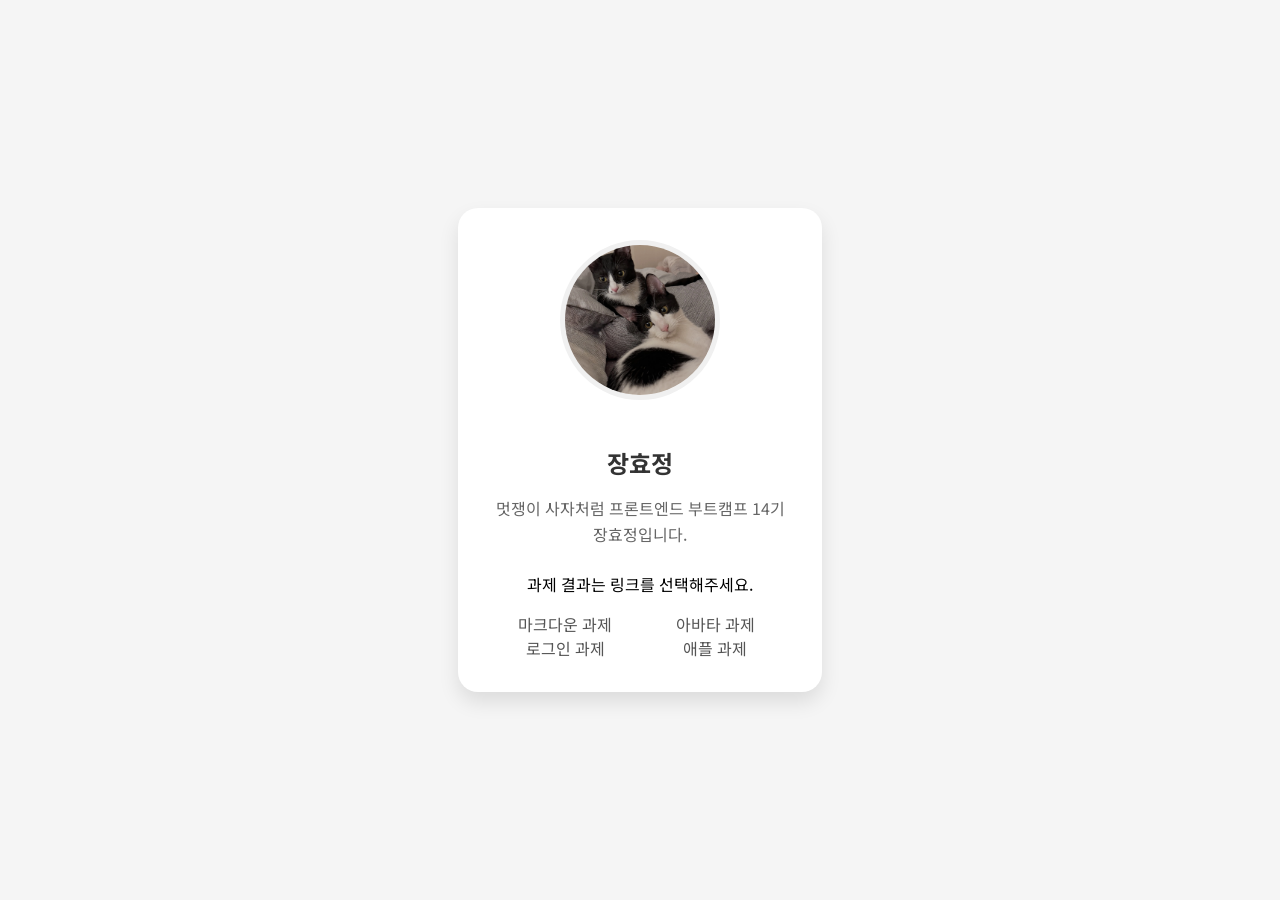
<file: index.html>
<!doctype html>
<html lang="ko">
  <head>
    <meta charset="UTF-8" />
    <meta name="viewport" content="width=device-width, initial-scale=1.0" />
    <title>HTML/CSS 과제</title>
    <style>
      body {
        margin: 0;
        padding: 0;
        font-family: 'Noto Sans KR', sans-serif;
        background-color: #f5f5f5;
        display: flex;
        justify-content: center;
        align-items: center;
        min-height: 100vh;
      }

      .profile-card {
        background: white;
        border-radius: 20px;
        box-shadow: 0 10px 20px rgba(0, 0, 0, 0.1);
        padding: 2rem;
        width: 300px;
        text-align: center;
      }

      .profile-image {
        width: 150px;
        height: 150px;
        border-radius: 50%;
        margin-bottom: 1.5rem;
        object-fit: cover;
        border: 5px solid #f0f0f0;
      }

      .name {
        font-size: 1.5rem;
        font-weight: bold;
        color: #333;
        margin-bottom: 0.5rem;
      }

      .bio {
        color: #666;
        line-height: 1.6;
        margin-bottom: 1.5rem;
      }

      .homework-links {
        display: flex;
        justify-content: center;
        flex-wrap: wrap;
        margin: 0;
        padding: 0;
        list-style: none;
      }

      .homework-links li {
        width: 50%;
      }

      .homework-links a {
        display: block;
        text-align: center;
        color: #555;
        text-decoration: none;
        transition: color 0.3s ease;
      }

      .homework-links a:hover {
        color: #007bff;
      }
    </style>
    <link href="https://fonts.googleapis.com/css2?family=Noto+Sans+KR:wght@400;700&display=swap" rel="stylesheet" />
    <link rel="stylesheet" href="https://cdnjs.cloudflare.com/ajax/libs/font-awesome/5.15.4/css/all.min.css" />
  </head>
  <body>
    <div class="profile-card">
      <!-- 상대 경로로 이미지 삽입하기 -->
      <img src="./src/assets/hyojung.webp" alt="장효정 프로필" class="profile-image" />
      <h1 class="name">장효정</h1>
      <p class="bio">멋쟁이 사자처럼 프론트엔드 부트캠프 14기 장효정입니다.</p>
      <p>과제 결과는 링크를 선택해주세요.</p>
      <ul class="homework-links">
        <li><a href="./src/md/markdown.md">마크다운 과제</a></li>
        <li><a href="./src/avatars/avatars.html">아바타 과제</a></li>
        <li><a href="./src/login/login.html">로그인 과제</a></li>
        <li><a href="./src/apple/apple.html">애플 과제</a></li>
      </ul>
    </div>
  </body>
</html>
</file>
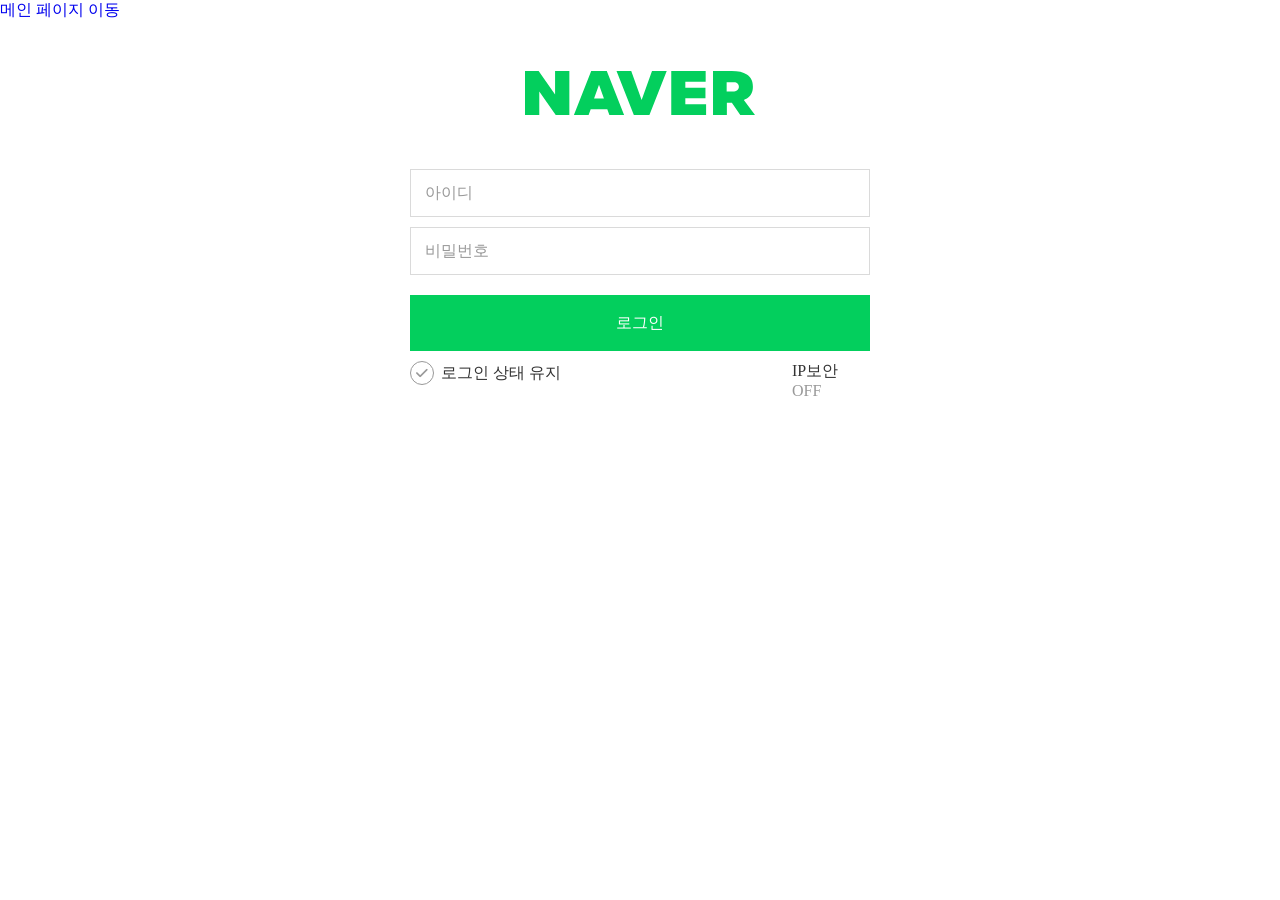
<file: src/login/login.html>
<!-- HTML 마크업을 작성해 주세요 -->
<!doctype html>
<html lang="ko-KR">
  <head>
    <meta charset="UTF-8" />
    <meta name="viewport" content="width=device-width, initial-scale=1.0" />
    <title>로그인</title>
    <link rel="stylesheet" href="https://cdnjs.cloudflare.com/ajax/libs/font-awesome/6.7.2/css/all.min.css" integrity="sha512-Evv84Mr4kqVGRNSgIGL/F/aIDqQb7xQ2vcrdIwxfjThSH8CSR7PBEakCr51Ck+w+/U6swU2Im1vVX0SVk9ABhg==" crossorigin="anonymous" />
    <link rel="stylesheet" href="./styles/login.css" />
  </head>
  <body>
    <a href="/index.html">메인 페이지 이동</a>
    <br />
    <!-- 로그인 로고 영역 (NAVER 로고 컴포넌트) -->
    <!-- <h1 class="sr-only">NAVER</h1>
      <picture>
        <source srcset="" type="" />
        <source srcset="" type="" />
        <img src="" alt="" />
      </picture> -->

    <!-- 로그인 입력창 컴포넌트 -->
    <!-- <label for="formInput-0">레이블</label>
      <input type="text" id="formInput-0" name="input-name" required placeholder="placeholder" />-->

    <!-- 로그인 버튼 컴포넌트 -->
    <!-- <button type="submit">버튼</button> -->

    <!-- 로그인 하단 IP 보안 컴포넌트 -->
    <!-- <div>
      <fieldset>
        <legend class="sr-only">설명</legend>
        <input type="checkbox" id="fieldsetInput" name="fieldsetInput" />
        <label for="fieldsetInput">input 설명</label>
      </fieldset>
      <div>
        <a href="" target="_blank" title="설명">링크명</a>
        <span>ON/OFF</span>
      </div>
    </div> -->
    <div class="all-wrapped">
      <header>
        <h1 class="sr-only">NAVER</h1>
        <!-- Naver Logo -->
        <svg width="230" height="44" viewBox="0 0 230 44" fill="none" xmlns="http://www.w3.org/2000/svg">
          <path d="M30.0764 23.5394L13.6301 0H0V43.9824H14.279V20.443L30.7252 43.9824H44.3554V0H30.0764V23.5394Z" fill="#03CF5D" />
          <path d="M66.2086 0L48.8973 43.9824H63.6132L65.701 38.1767H82.2929L84.3851 44H99.0967L81.7853 0.0175967L66.2086 0ZM69.0644 27.5946L73.9992 13.8545L78.9295 27.5946H69.0644Z" fill="#03CF5D" />
          <path d="M116.624 28.9184L106.234 0H91.5224L108.834 43.9824H124.41L141.722 0H127.006L116.624 28.9184Z" fill="#03CF5D" />
          <path d="M160.326 27.2735H180.449V16.7089H160.326V10.7801H180.666V0H146.264V43.9824H181.098V33.2023H160.326V27.2735Z" fill="#03CF5D" />
          <path
            d="M218.842 28.8921L220.166 28.3335C225.295 26.1959 227.903 21.5646 227.903 15.6885C227.903 10.1335 225.869 6.0124 221.861 3.47461C218.131 1.10396 213.298 0 206.642 0H188.024V43.9824H201.87V31.6937H206.849L215.284 43.9824H230L218.842 28.8921ZM209.228 20.4826H201.654V11.2111H209.228C210.462 11.2111 211.645 11.6995 212.518 12.5689C213.39 13.4383 213.88 14.6174 213.88 15.8469C213.88 17.0763 213.39 18.2555 212.518 19.1248C211.645 19.9942 210.462 20.4826 209.228 20.4826V20.4826Z"
            fill="#03CF5D"
          />
        </svg>
        <!-- <picture>
          <source srcset="./../login/preview/images/logo-naver.webp" type="image/webp" />
          <source srcset="./../login/preview/images/logo-naver.svg" type="image/svg" />
          <img src="./../login/preview/images/logo-naver.png" alt="네이버 로고" />
        </picture> -->
      </header>
      <section class="login-box">
        <form action="#" method="GET">
          <div class="input-wrapper">
            <label for="userId" class="sr-only">아이디</label>
            <input type="text" id="userId" name="userId" required placeholder="아이디" />
          </div>
          <div class="input-wrapper">
            <label for="userPassword" class="sr-only">비밀번호</label>
            <input type="password" id="userPassword" name="userPw" required placeholder="비밀번호" />
          </div>
          <button type="submit">로그인</button>
        </form>
        <div class="security-wrapper">
          <div class="security-fieldset-wrapper">
            <fieldset>
              <legend class="sr-only">로그인 상태 유지 여부를 선택해주세요.</legend>
              <input type="checkbox" id="KeepLoggedIn" name="KeepLoggedIn" class="fas fa-check checkbox-checked" />
              <label for="KeepLoggedIn">로그인 상태 유지</label>
            </fieldset>
          </div>
          <div class="ip-security">
            <a href="./pages/ip_security.html" target="_blank" title="IP보안 관련 이미지로 이동">IP보안</a>
            <span class="ip-status">OFF</span>
          </div>
        </div>
      </section>
    </div>
  </body>
</html>
</file>
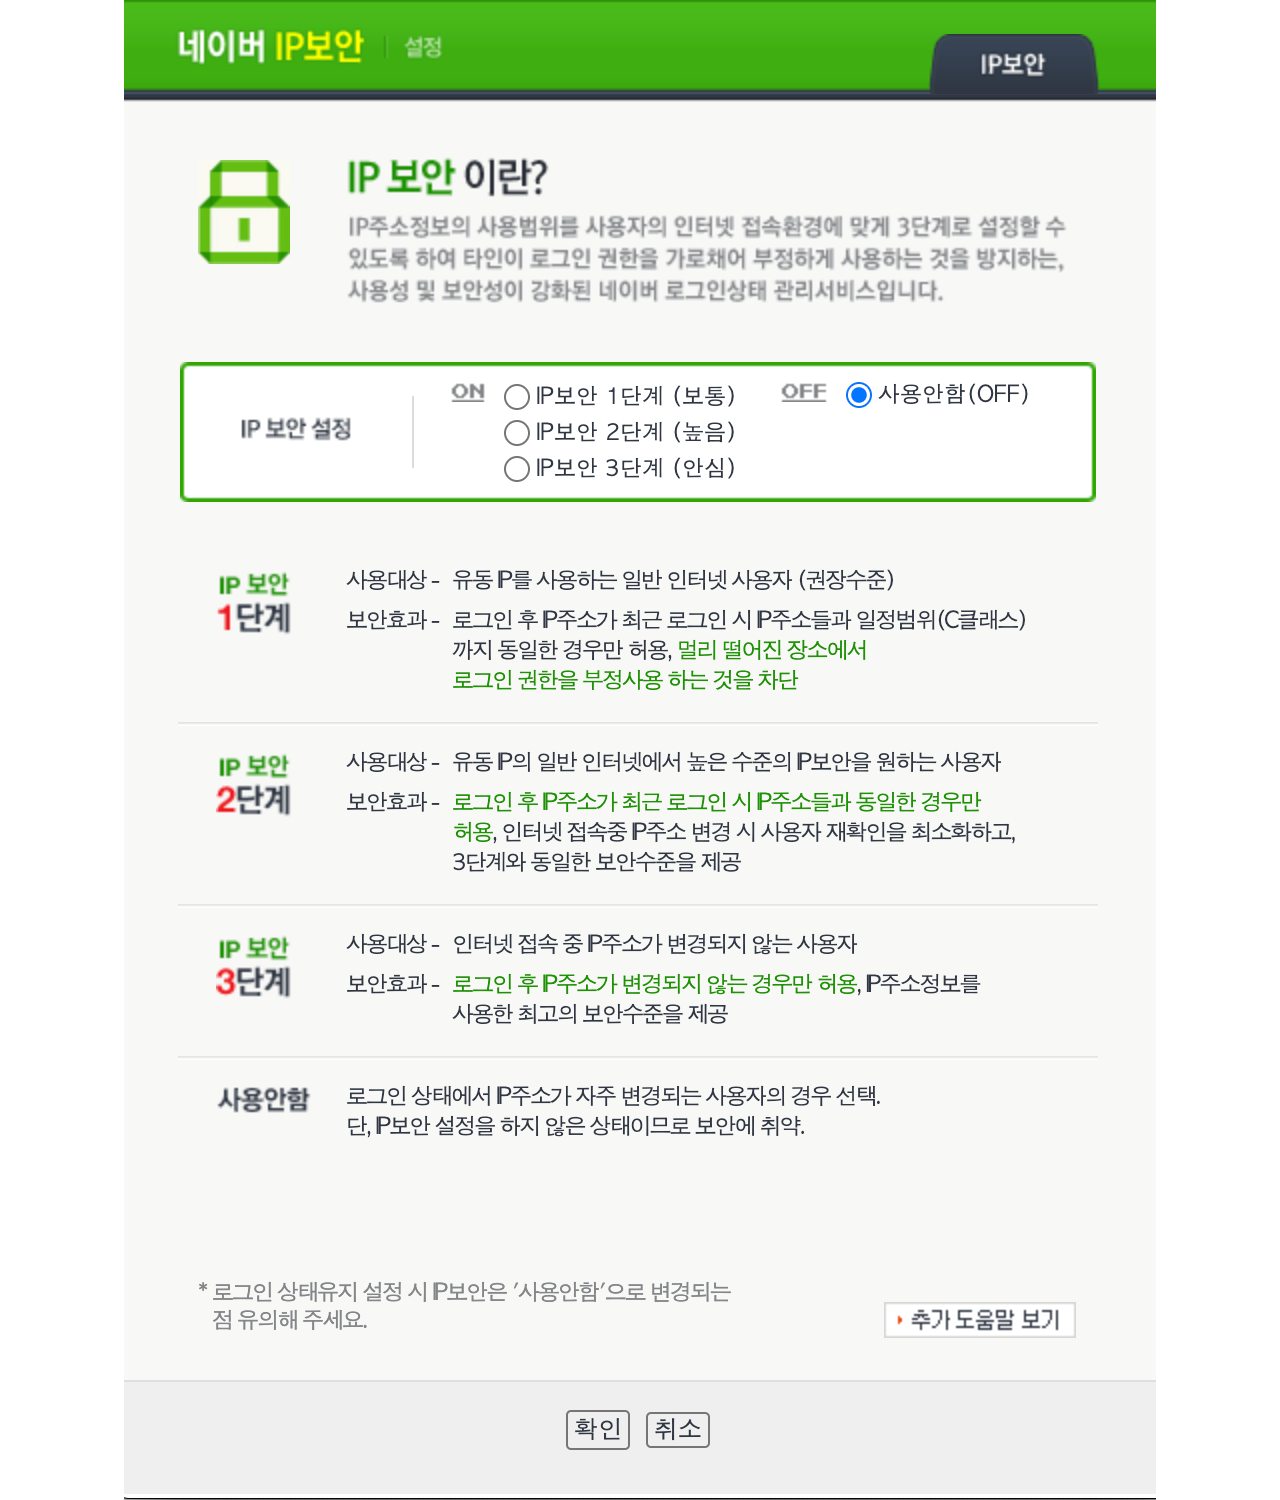
<file: src/login/pages/ip_security.html>
<!doctype html>
<html lang="ko">
  <head>
    <meta charset="UTF-8" />
    <meta name="viewport" content="width=device-width, initial-scale=1.0" />
    <title>네이버 IP 보안 로그인</title>
    <style>
      body {
        margin: 0;
      }

      div {
        display: flex;
        justify-content: center;
      }

      img {
        max-width: 100%;
        height: auto;
        margin: 0 auto;
      }
    </style>
  </head>

  <body>
    <div>
      <img src="./ip-security.png" alt="IP 보안 이란?..." />
    </div>
  </body>
</html>
</file>
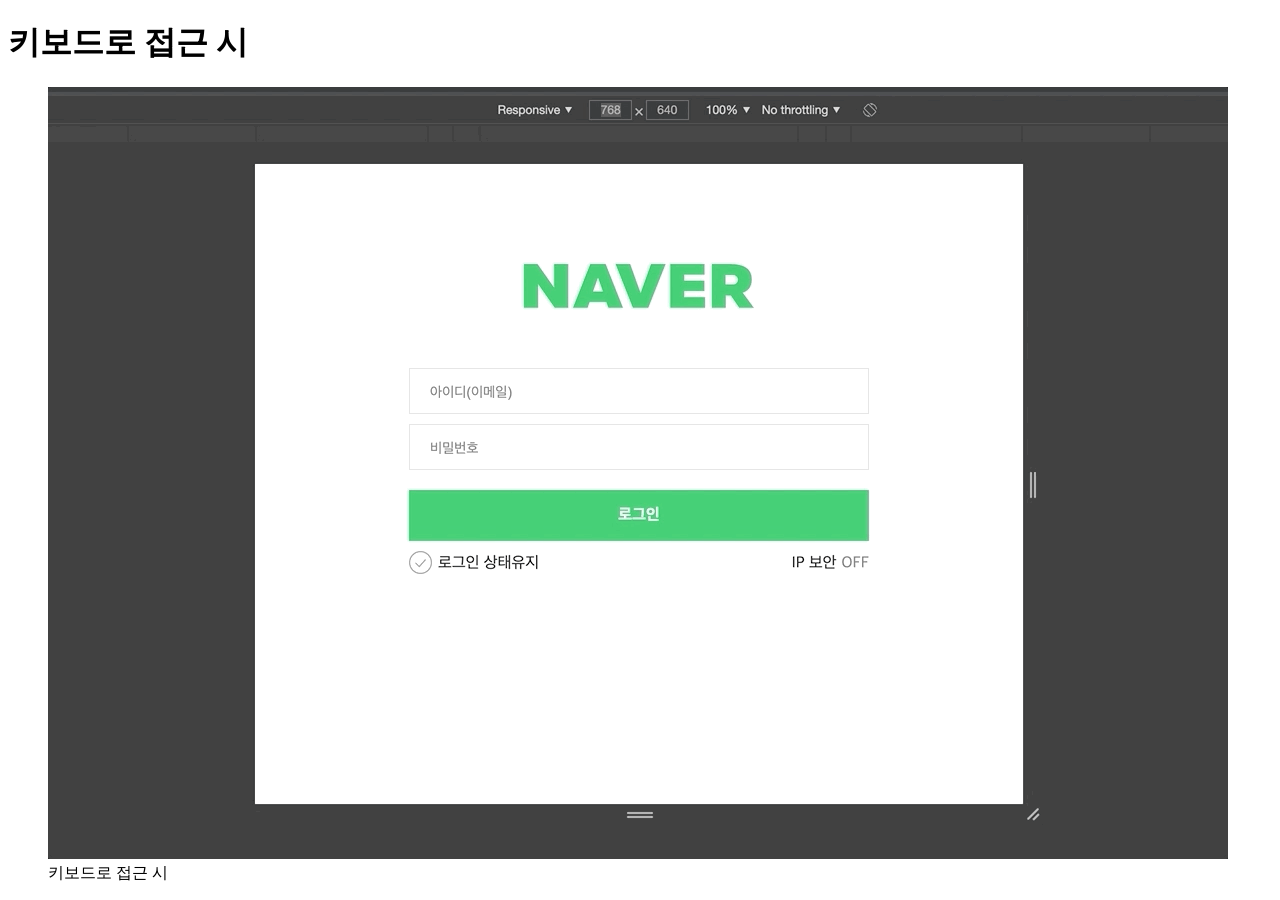
<file: src/login/preview/keyboard.html>
<!doctype html>
<html lang="ko">
  <head>
    <meta charset="UTF-8" />
    <meta name="viewport" content="width=device-width, initial-scale=1.0" />
    <title>키보드로 접근 시</title>
  </head>

  <body>
    <h1>키보드로 접근 시</h1>
    <figure>
      <img src="./images/keyboard.gif" alt="" />
      <figcaption>키보드로 접근 시</figcaption>
    </figure>
  </body>
</html>
</file>
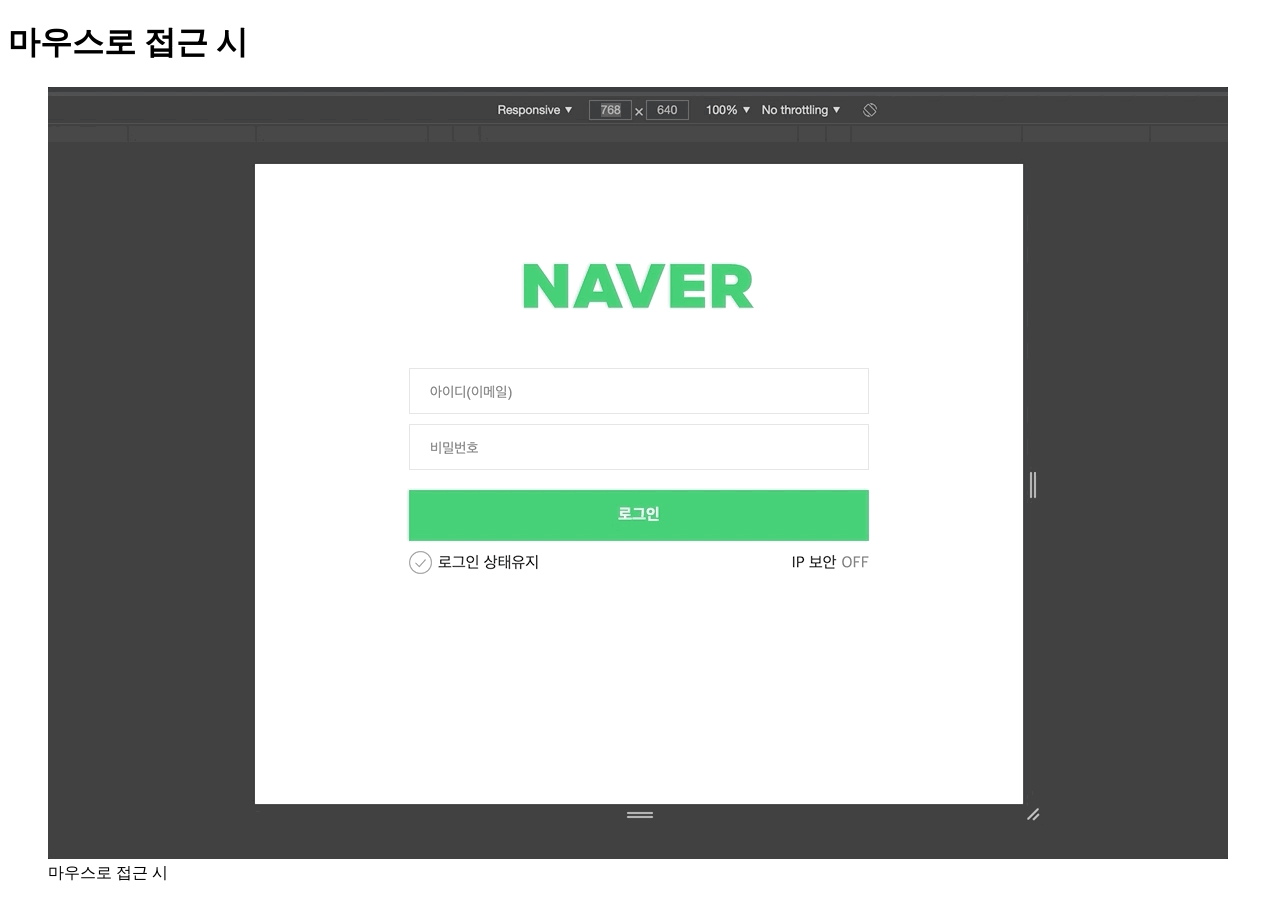
<file: src/login/preview/mouse.html>
<!doctype html>
<html lang="ko">
  <head>
    <meta charset="UTF-8" />
    <meta name="viewport" content="width=device-width, initial-scale=1.0" />
    <title>마우스로 접근 시</title>
  </head>

  <body>
    <h1>마우스로 접근 시</h1>
    <figure>
      <img src="./images/mouse.gif" alt="" />
      <figcaption>마우스로 접근 시</figcaption>
    </figure>
  </body>
</html>
</file>
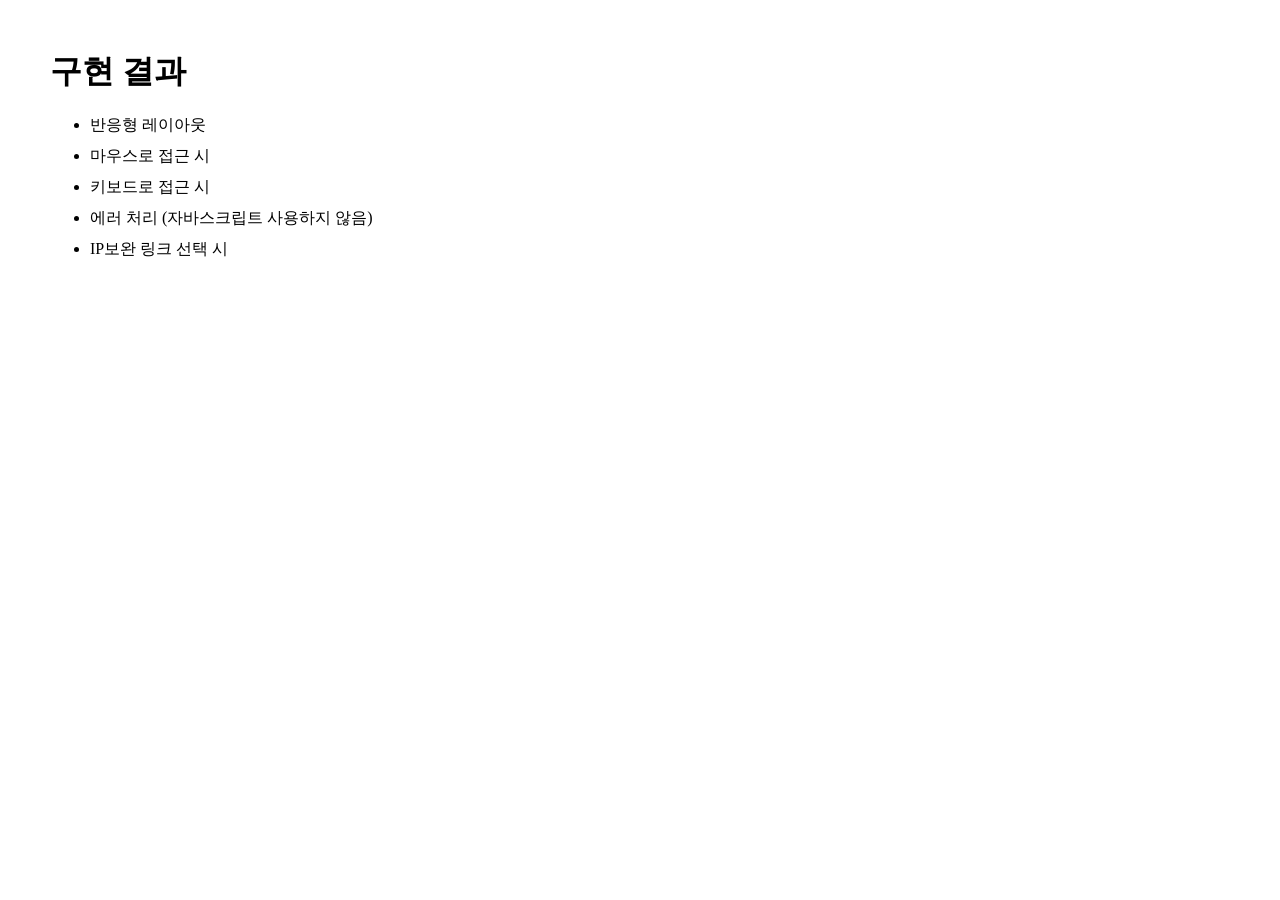
<file: src/login/preview/preview.html>
<!doctype html>
<html lang="ko">
  <head>
    <meta charset="UTF-8" />
    <meta name="viewport" content="width=device-width, initial-scale=1.0" />
    <title>네이버 IP 보안 로그인</title>
    <style>
      body{
        margin: 50px;
      }

      li{
        margin-block: 10px;
      }

      a{
        color: inherit;
        text-decoration: none;
      }
    </style>
  </head>

  <body>
    <h1>구현 결과</h1>
    <ul>
      <li><a href="./rwd.html">반응형 레이아웃</a></li>
      <li><a href="./mouse.html">마우스로 접근 시</a></li>
      <li><a href="./keyboard.html">키보드로 접근 시</a></li>
      <li><a href="./error.html">에러 처리 (자바스크립트 사용하지 않음)</a></li>
      <li><a href="./link.html">IP보완 링크 선택 시</a></li>
    </ul>
  </body>
</html>
</file>
<file: src/login/styles/login.css>
/* CSS를 활용하여 레이아웃 및 스타일링을 완성해주세요 */
@import url(./variables.css);

* {
  box-sizing: border-box;
  text-decoration: none;
}

html,
body {
  height: 100%;
  margin: 0;
}

.sr-only {
  position: absolute;
  width: 1px;
  height: 1px;
  padding: 0;
  margin: -1px;
  overflow: hidden;
  clip: rect(0, 0, 0, 0);
  white-space: nowrap;
  border-width: 0;
}

/* 전체 레이아웃 */
.all-wrapped {
  width: 28.75rem;
  margin: 0 auto;
}

/* 로고 */
header {
  margin: 0 auto;
  text-align: center;

  svg {
    width: 14.375rem;
    height: 2.75rem;
    margin: 50px 0;
  }
}

/* 입력 폼 */
form {
  .input-wrapper {
    margin-bottom: 0.625rem;

    input {
      width: 28.75rem;
      height: 3rem;
      border: 1px solid var(--silver-light);
      padding: 0.875rem;
      font-size: var(--font-size-regular);
    }

    input::placeholder {
      color: var(--silver);
    }
  }

  /* 버튼 */
  button[type='submit'] {
    width: 28.75rem;
    height: 3.5rem;
    margin: 0.625rem 0;
    background: var(--naver-green);
    border: 1px solid var(--naver-green);
    color: var(--white);
    font-size: var(--font-size-regular);
  }
}

/* 로그인 하단 */
.security-wrapper {
  position: relative;
  display: flex;

  fieldset {
    border: 0;
    padding: 0;
    margin: 0;
  }

  input[type='checkbox'] {
    width: 1.5rem;
    height: 1.5rem;
    border-radius: 50%;
    border: 1px solid var(--silver);
    appearance: none;
    cursor: pointer;
    margin: 0 0.1875rem 0 0;
  }

  .checkbox-checked {
    padding: 0.4em;
    color: var(--silver);
  }

  input[type='checkbox']:checked {
    background: var(--naver-green);
    color: var(--white);
    border: none;
    padding: 0.375rem;
  }

  label {
    color: var(--black-dark);
  }

  /* IP 보안 */
  .ip-security {
    width: 4.875rem;
    height: 1.125rem;
    position: absolute;
    top: 0;
    right: 0;

    a {
      color: var(--black-dark);
      padding-right: 0.3125rem;
    }

    span {
      color: var(--silver);
    }
  }
}
</file>
